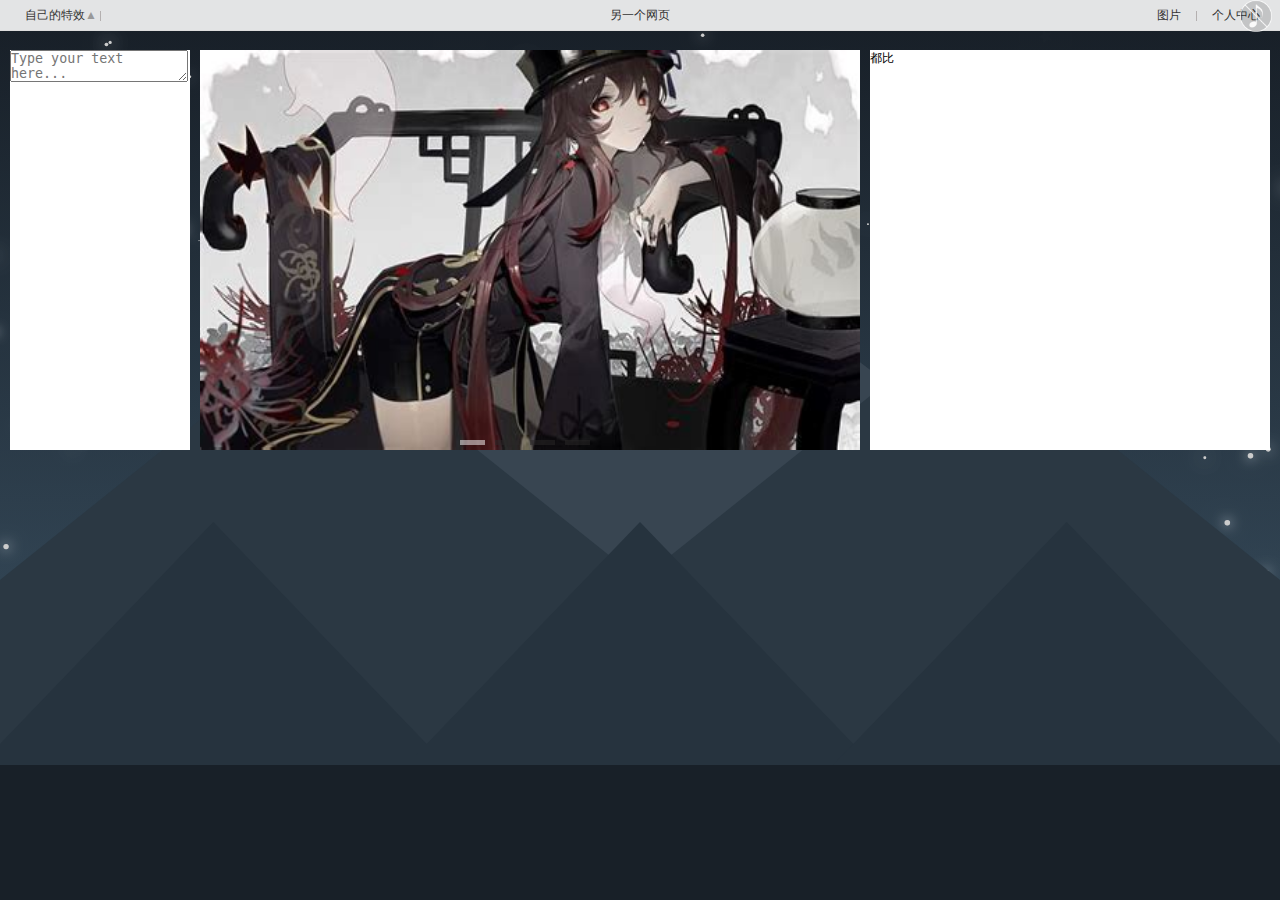
<file: index.html>
<!DOCTYPE html>
<html lang="en">

<head>
    <meta charset="UTF-8">
    <meta name="viewport" content="width=device-width, initial-scale=1.0">
    <title>个人网站</title>
    <!-- 自己的特效里的hover -->
    <link rel="stylesheet" href="./HomePage/HomePageCss/NavigationBar-SpecialEffects.css">
    <link rel="shortcut icon" href="./HomePage/image/R.jpg.ico">
    <!-- 主页 -->
    <link rel="stylesheet" href="./HomePage/HomePageCss/HomePage.css">
    <!-- 时钟 -->
    <link rel="stylesheet" href="./clock/clock.css">
    <!-- 音乐 -->
    <link rel="stylesheet" href="./HomePage/HomePageCss/music.css">
    <script src="./HomePage/HomePageJs/jquery.min.js"></script>
    <script src="./HomePage/HomePageJs/Array.js"></script>
    <!-- 数组 -->
    <script src="./HomePage/HomePageJs/picture.js"></script>
    <style>
        .AutomaticLockingScreen-source {
            width: 1920px;
            position: fixed;
            z-index: 997;

            ul {
                z-index: 999;
            }
        }

        .active {
            display: block !important;
        }

        .p_bb {
            display: none;
        }

        .p_bbb {
            display: block;
        }

        .background-active {
            color: red;
        }

        .ph {
            background-color: red;
            color: white;
        }
    </style>
</head>

<body>
    <!-- 音乐播放器 -->
    <div class="video_exist play_yinfu" id="audio_btn" style="z-index:999999;">
        <div id="yinfu" class="rotate"></div>
        <audio autoplay="autoplay" id="media" src="./HomePage/mp3/1.mp3" loop="loop">
        </audio>
    </div>
    <!-- 自动锁屏 -->
    <!-- 时钟 -->
    <div class="AutomaticLockingScreen">
        <ul class="clock" id="helang-clock">
            <hr>
        </ul>
        <!-- 背景 -->
        <video class="AutomaticLockingScreen-source" autoplay="autoplay" loop="loop" id="video" x-webkit-airplay="true"
            webkit-playsinline="true" muted="">
            <source src="./clock/453a96daecda927a7cb7b284d7ae5e60_preview.mp4" type="video/mp4">
        </video>
    </div>
    <script src="./clock/clock.js"></script>
    <script type="text/javascript">
        $("#helang-clock").clock();
    </script>

    <!-- 个人中心点开的密码 -->
    <div class="cipher">
        <div class="poss">
            <img src="./HomePage/image/photograph/wallhaven-jxwyem.jpg" alt="">
            <div class="EnterPassword">
                <form id="passwordInputForm">
                    <label for="password">密码:</label>
                    <input style="opacity: .5;" type="password" id="password" name="password" required>
                    <button type="submit" style="cursor: pointer; background-color: white;border: 0;">提交</button>
                </form>
                <div id="errorMessage" style="color: red; display: none;">密码不正确，再试一次。</div>
            </div>
            <b id="X">X</b>
        </div>
    </div>
    <div class="box">
        <!-- 导航栏 -->
        <div class="NavigationBar">
            <div class="NavigationBar-center">
                <!-- 左边的 -->
                <ul class="NavigationBar-left">
                    <li class="SpecialEffects">
                        <div class="dd">
                            自己的特效
                            <span class="L-T">
                                <span class="L_T">
                                    <i class="LessThan LessThan2">▲</i>
                                    <i class="LessThan LessThan1">▼</i>
                                </span>
                            </span>
                        </div>
                        <div class="SpecialEffects-div">
                            <div class="cloudflare dt">
                                <a href="./SpecialEffects/cloudflare/index.html">圣诞树</a>
                                <a href="./SpecialEffects/2048/index.html">2048小游戏</a>
                            </div>
                        </div>
                    </li>
                    <li class="spacer"></li>
                </ul>
                <!-- 中间的 -->
                 <div class="NavigationBar_center">
                    <a href="AnotherPage/index.html">另一个网页</a>
                </div>
                <!-- 右边的 -->
                <ul class="NavigationBar-right">
                    <li class="background">
                        <div class="dd">图片</div>
                        <div class="background"></div>
                    </li>
                    <li class="spacer"></li>
                    <li>
                        <div class="dd">
                            <span class="IndividualCenter">个人中心</span>
                        </div>
                    </li>
                </ul>
            </div>
        </div>

        <!-- 导航栏里的图片的内部 -->
        <div class="picture-picture">
            <div class="picture">
                <div class="photograph">
                    <div class="ph_top">
                        <!-- hutao -->
                        <div data-target="#ph_1" class="juglans ph_t ph">胡桃</div>
                        <!-- jiuweihu -->
                        <div data-target="#ph_2" class="nineTailedFox ph_t">九尾狐</div>
                        <!-- dongman -->
                        <div data-target="#ph_3" class="animation ph_t">动漫</div>
                        <!-- gaoxiao -->
                        <div data-target="#ph_4" class="funny ph_t">搞笑</div>
                    </div>
                </div>
                <div class="ph_bottom">
                    <div id="ph_1" class="ph_juglans p_b p_bb p_bbb"></div>
                    <div id="ph_2" class="ph_nineTailedFox p_b p_bb"></div>
                    <div id="ph_3" class="ph_animation p_b p_bb"></div>
                    <div id="ph_4" class="ph_funny p_b p_bb"></div>
                </div>
            </div>
        </div>

        <!-- 轮播图 -->
        <div class="BroadcastMap">
            <div class="BroadcastMap-b-m">
                <div class="BroadcastMap-left BroadcastMap-auto">
                    <div>
                        <textarea id="textArea" placeholder="Type your text here..."></textarea>
                    </div>
                </div>
                <!-- 中间的轮播图 -->
                <div class="BroadcastMap-center">
                    <div class="tupian">
                        <div class="c_center">
                            <ul>
                                <li>
                                    <img src="HomePage/image/Array/10.jpg" alt="">
                                </li>
                                <li>
                                    <img src="HomePage/image/Array/2.jpg" alt="">
                                </li>
                                <li>
                                    <img src="HomePage/image/Array/9.jpg" alt="">
                                </li>
                                <li>
                                    <img src="HomePage/image/Array/11.jpg" alt="">
                                </li>
                            </ul>
                            <span class="right"> &gt; </span>
                            <span class="left"> &lt; </span>
                            <ol></ol>
                        </div>
                    </div>
                </div>
                <div class="BroadcastMap-right BroadcastMap-auto">
                    <div>都比</div>
                </div>
            </div>
        </div>

        <!--  -->
    </div>
</body>

</html>
<!-- 音乐 -->
<script src="./HomePage/HomePageJs/music.js"></script>
<!-- 自动锁屏 -->
<script src="./HomePage/HomePageJs/AutomaticLockingScreen.js"></script>
<!-- 背景 -->
<script src="./HomePage/HomePageJs/background.js"></script>
<!-- 主页 -->
<script src="./HomePage/HomePageJs/HomePage.js"></script>
<!-- <script src="./HomePage/HomePageJs/jquery.min.js"></script> -->
</file>
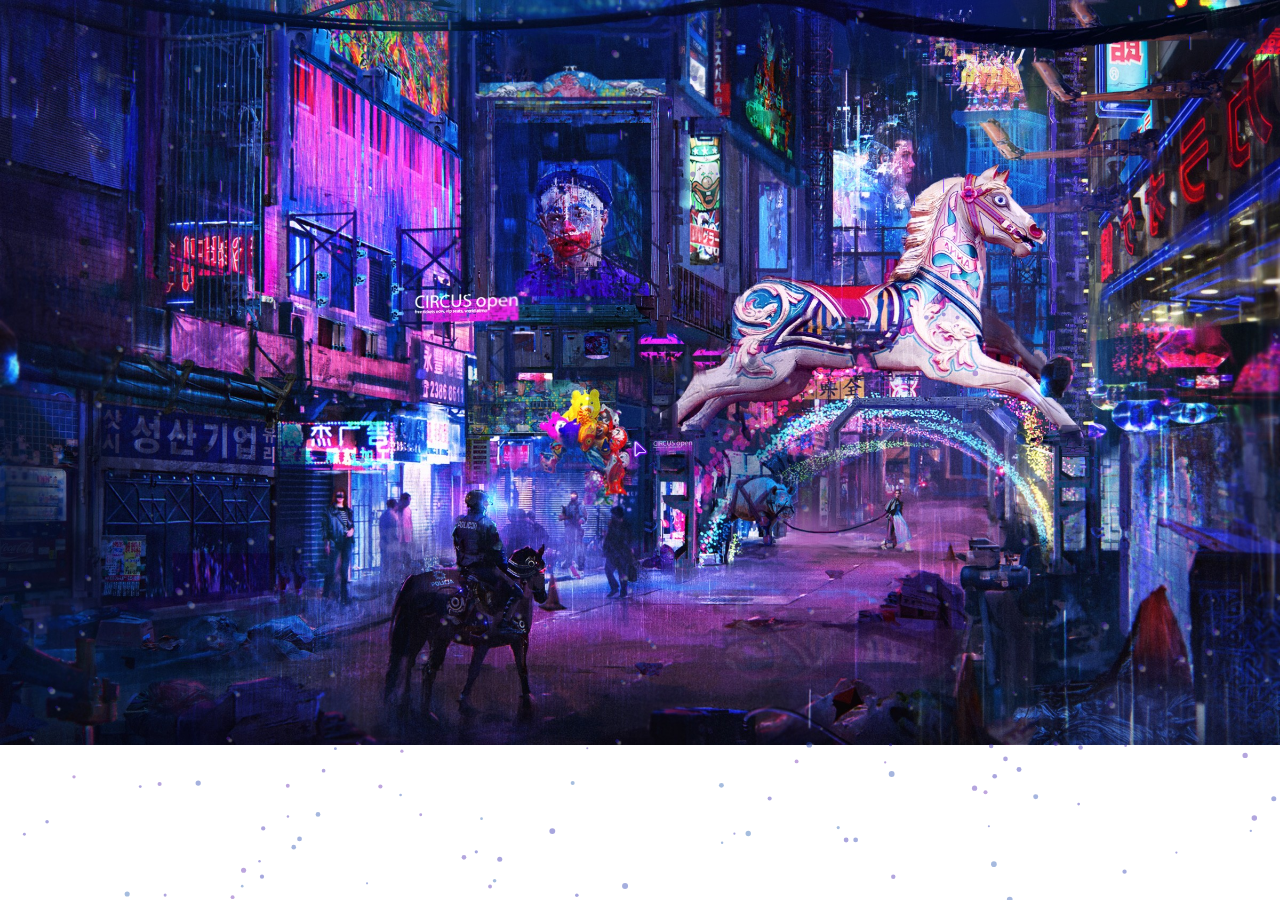
<file: AnotherPage/index.html>
<!DOCTYPE html>
<html lang="en">

<head>
    <meta charset="UTF-8">
    <meta name="viewport" content="width=device-width, initial-scale=1.0">
    <title>另一个网站</title>
    <link rel="stylesheet" href="./AnotherPageCss/AnotherPage.css">
    <script src="../HomePage/HomePageJs/jquery.min.js"></script>
</head>

<body>
    <img src="./AnotherPageImpge/normal_32x32-32.png" class="custom-cursor" alt="">
    <img src="./AnotherPageImpge/link_32x32-32.png" id="cursor-special" class="custom-cursor" alt="">
    <canvas id="combinedCanvas"></canvas>
</body>

</html>
<script src="./AnotherPageJs/AnotherPage.js"></script>
</file>
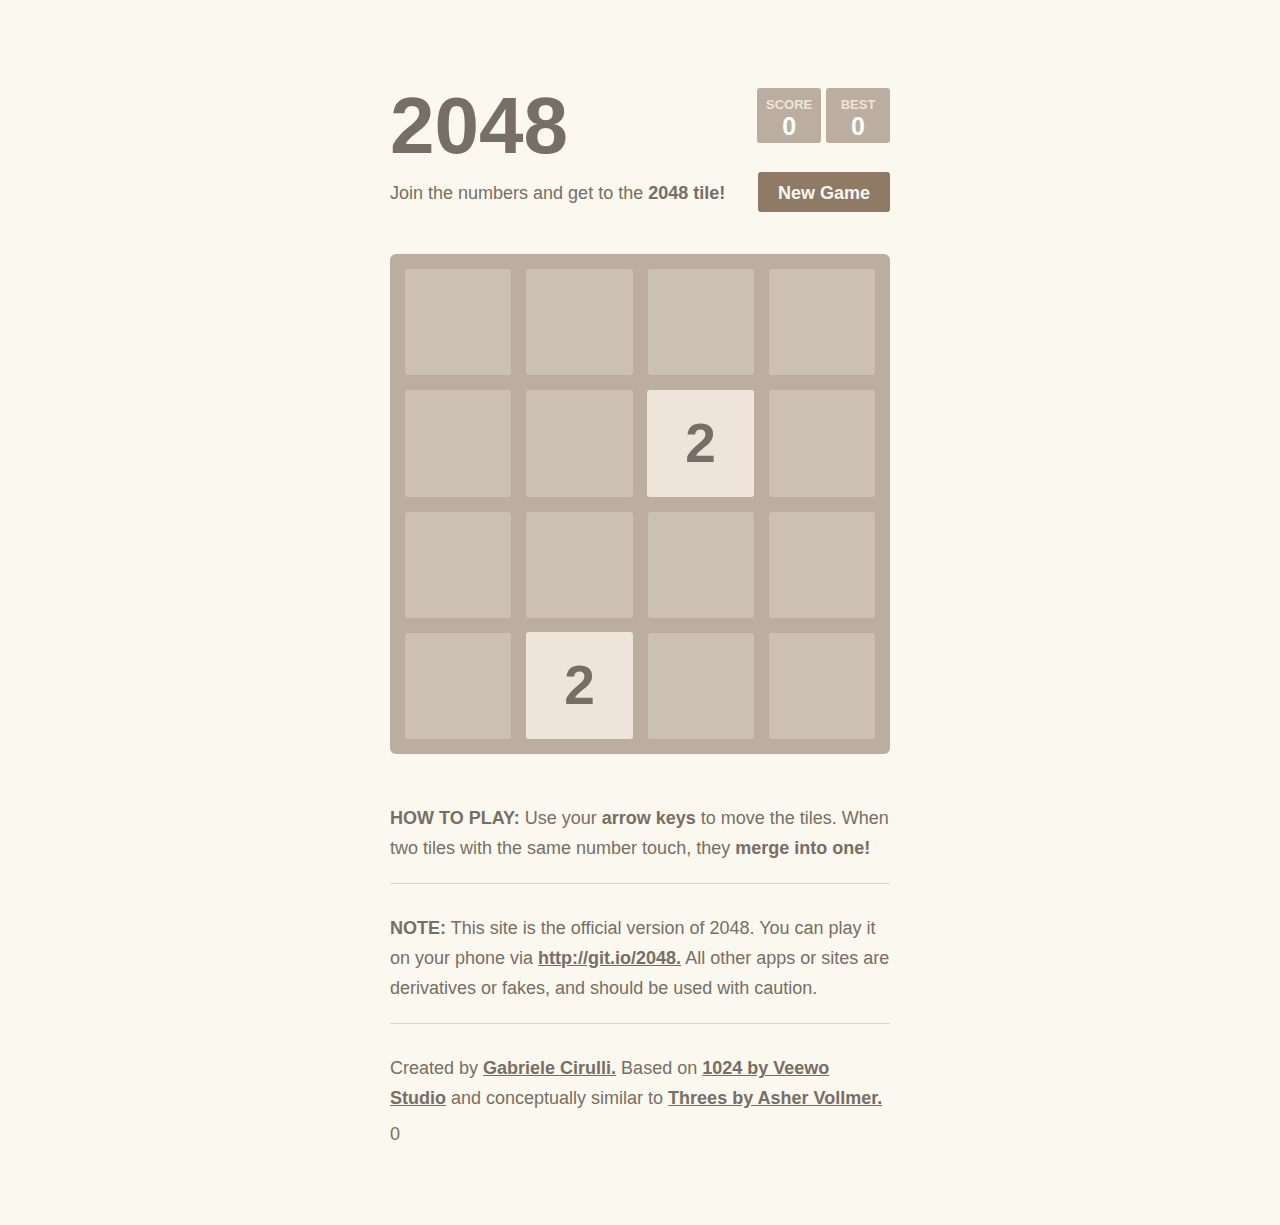
<file: SpecialEffects/2048/index.html>
<!DOCTYPE html>
<html>

<head>
  <meta charset="utf-8">
  <title>2048</title>

  <link href="style/main.css" rel="stylesheet" type="text/css">
  <meta name="viewport"
    content="width=device-width, target-densitydpi=160dpi, initial-scale=1.0, maximum-scale=1, user-scalable=no, minimal-ui">
</head>

<body>
  <div class="container">
    <div class="heading">
      <h1 class="title">2048</h1>
      <div class="scores-container">
        <div class="score-container">0</div>
        <div class="best-container">0</div>
      </div>
    </div>

    <div class="above-game">
      <p class="game-intro">Join the numbers and get to the <strong>2048 tile!</strong></p>
      <a class="restart-button">New Game</a>
    </div>

    <div class="game-container">
      <div class="game-message">
        <p></p>
        <div class="lower">
          <a class="keep-playing-button">Keep going</a>
          <a class="retry-button">Try again</a>
        </div>
      </div>

      <div class="grid-container">
        <div class="grid-row">
          <div class="grid-cell"></div>
          <div class="grid-cell"></div>
          <div class="grid-cell"></div>
          <div class="grid-cell"></div>
        </div>
        <div class="grid-row">
          <div class="grid-cell"></div>
          <div class="grid-cell"></div>
          <div class="grid-cell"></div>
          <div class="grid-cell"></div>
        </div>
        <div class="grid-row">
          <div class="grid-cell"></div>
          <div class="grid-cell"></div>
          <div class="grid-cell"></div>
          <div class="grid-cell"></div>
        </div>
        <div class="grid-row">
          <div class="grid-cell"></div>
          <div class="grid-cell"></div>
          <div class="grid-cell"></div>
          <div class="grid-cell"></div>
        </div>
      </div>

      <div class="tile-container">

      </div>
    </div>

    <p class="game-explanation">
      <strong class="important">How to play:</strong> Use your <strong>arrow keys</strong> to move the tiles. When two
      tiles with the same number touch, they <strong>merge into one!</strong>
    </p>
    <hr>
    <p>
      <strong class="important">Note:</strong> This site is the official version of 2048. You can play it on your phone
      via <a href="http://git.io/2048">http://git.io/2048.</a> All other apps or sites are derivatives or fakes, and
      should be used with caution.
    </p>
    <hr>
    <p>
      Created by <a href="http://gabrielecirulli.com" target="_blank">Gabriele Cirulli.</a> Based on <a
        href="https://itunes.apple.com/us/app/1024!/id823499224" target="_blank">1024 by Veewo Studio</a> and
      conceptually similar to <a href="http://asherv.com/threes/" target="_blank">Threes by Asher Vollmer.</a>
    </p>0
  </div>

  <script src="js/bind_polyfill.js"></script>
  <script src="js/classlist_polyfill.js"></script>
  <script src="js/animframe_polyfill.js"></script>
  <script src="js/keyboard_input_manager.js"></script>
  <script src="js/html_actuator.js"></script>
  <script src="js/grid.js"></script>
  <script src="js/tile.js"></script>
  <script src="js/local_storage_manager.js"></script>
  <script src="js/game_manager.js"></script>
  <script src="js/application.js"></script>
</body>

</html>
</file>
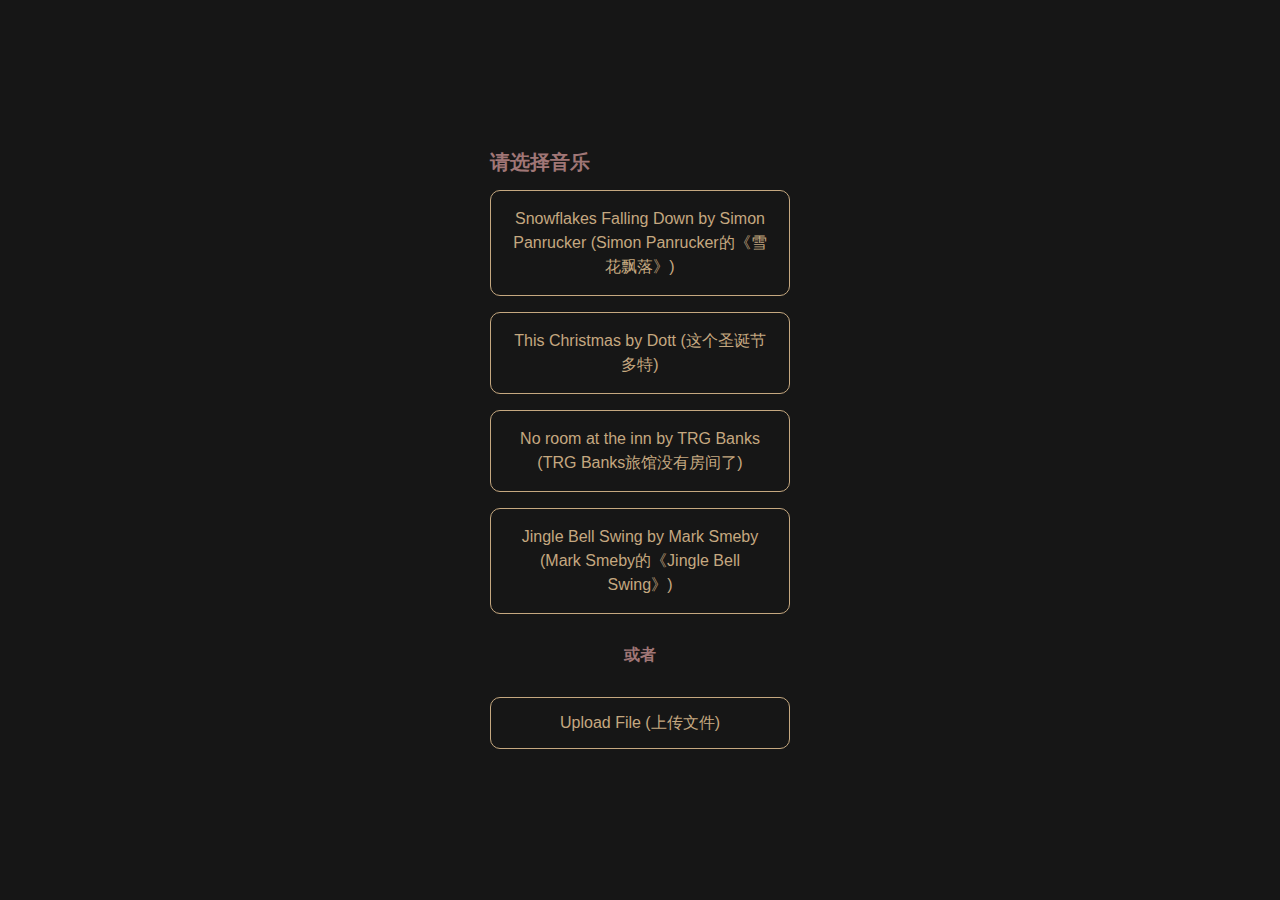
<file: SpecialEffects/cloudflare/index.html>
<!DOCTYPE html>
<html lang="en">
<head>
    <meta charset="UTF-8">
    <link rel="stylesheet" href="./css/cloudflare.css">
    <title></title>
    <style>
        * {
            box-sizing: border-box;
        }
        body {
            margin: 0;
            height: 100vh;
            overflow: hidden;
            display: flex;
            align-items: center;
            justify-content: center;
            background: #161616;
            color: #c5a880;
            font-family: sans-serif;
        }
        label {
            display: inline-block;
            background-color: #161616;
            padding: 16px;
            border-radius: 0.3rem;
            cursor: pointer;
            margin-top: 1rem;
            width: 300px;
            border-radius: 10px;
            border: 1px solid #c5a880;
            text-align: center;
        }
        ul {
            list-style-type: none;
            padding: 0;
            margin: 0;
        }
        .btn {
            background-color: #161616;
            border-radius: 10px;
            color: #c5a880;
            border: 1px solid #c5a880;
            padding: 16px;
            width: 300px;
            margin-bottom: 16px;
            line-height: 1.5;
            cursor: pointer;
        }
        .separator {
            font-weight: bold;
            text-align: center;
            width: 300px;
            margin: 16px 0px;
            color: #a07676;
        }
        .title {
            color: #a07676;
            font-weight: bold;
            font-size: 1.25rem;
            margin-bottom: 16px;
        }
        .text-loading {
            font-size: 2rem;
        }
    </style>
    <script>
        window.console = window.console || function (t) { };
    </script>
    <script>
        if (document.location.search.match(/type=embed/gi)) {
            window.parent.postMessage("resize", "*");
        }
    </script>
</head>
<body translate="no">
    <script src="./js/three.js"></script>
    <script src="./js/EffectComposer.js"></script>
    <script src="./js/RenderPass.js"></script>
    <script src="./js/ShaderPass.js"></script>
    <script src="./js/CopyShader.js"></script>
    <script src="./js/LuminosityHighPassShader.js"></script>
    <script src="./js/UnrealBloomPass.js"></script>
    <div id="overlay">
        <ul>
            <li class="title">请选择音乐</li>
            <li>
                <button class="btn" id="btnA" type="button">
                    Snowflakes Falling Down by Simon Panrucker
                    (Simon Panrucker的《雪花飘落》)
                </button>
            </li>
            <li><button class="btn" id="btnB" type="button">
                This Christmas by Dott
                (这个圣诞节多特)
            </button></li>
            <li><button class="btn" id="btnC" type="button">
                No room at the inn by TRG Banks
                (TRG Banks旅馆没有房间了)
            </button></li>
            <li><button class="btn" id="btnD" type="button">
                Jingle Bell Swing by Mark Smeby
                (Mark Smeby的《Jingle Bell Swing》)
            </button></li>
            <li class="separator">或者</li>
            <li>
                <input type="file" id="upload" hidden />
                <label for="upload">
                    Upload File
                    (上传文件)
                </label>
            </li>
        </ul>
    </div>
    <script id="rendered-js">
        const { PI, sin, cos } = Math;
        const TAU = 2 * PI;
        const map = (value, sMin, sMax, dMin, dMax) => {
            return dMin + (value - sMin) / (sMax - sMin) * (dMax - dMin);
        };
        const range = (n, m = 0) =>
            Array(n).
                fill(m).
                map((i, j) => i + j);
        const rand = (max, min = 0) => min + Math.random() * (max - min);
        const randInt = (max, min = 0) => Math.floor(min + Math.random() * (max - min));
        const randChoise = arr => arr[randInt(arr.length)];
        const polar = (ang, r = 1) => [r * cos(ang), r * sin(ang)];
        let scene, camera, renderer, analyser;
        let step = 0;
        const uniforms = {
            time: { type: "f", value: 0.0 },
            step: { type: "f", value: 0.0 }
        };
        const params = {
            exposure: 1,
            bloomStrength: 0.9,
            bloomThreshold: 0,
            bloomRadius: 0.5
        };
        let composer;
        const fftSize = 2048;
        const totalPoints = 4000;
        const listener = new THREE.AudioListener();
        const audio = new THREE.Audio(listener);
        document.querySelector("input").addEventListener("change", uploadAudio, false);
        const buttons = document.querySelectorAll(".btn");
        buttons.forEach((button, index) =>
            button.addEventListener("click", () => loadAudio(index)));
        function init() {
            const overlay = document.getElementById("overlay");
            overlay.remove();
            scene = new THREE.Scene();
            renderer = new THREE.WebGLRenderer({ antialias: true });
            renderer.setPixelRatio(window.devicePixelRatio);
            renderer.setSize(window.innerWidth, window.innerHeight);
            document.body.appendChild(renderer.domElement);
            camera = new THREE.PerspectiveCamera(
                60,
                window.innerWidth / window.innerHeight,
                1,
                1000);
            camera.position.set(-0.09397456774197047, -2.5597086635726947, 24.420789670889008);
            camera.rotation.set(0.10443543723052419, -0.003827152981119352, 0.0004011488708739715);
            const format = renderer.capabilities.isWebGL2 ?
                THREE.RedFormat :
                THREE.LuminanceFormat;
            uniforms.tAudioData = {
                value: new THREE.DataTexture(analyser.data, fftSize / 2, 1, format)
            };
            addPlane(scene, uniforms, 3000);
            addSnow(scene, uniforms);
            range(10).map(i => {
                addTree(scene, uniforms, totalPoints, [20, 0, -20 * i]);
                addTree(scene, uniforms, totalPoints, [-20, 0, -20 * i]);
            });
            const renderScene = new THREE.RenderPass(scene, camera);
            const bloomPass = new THREE.UnrealBloomPass(
                new THREE.Vector2(window.innerWidth, window.innerHeight),
                1.5,
                0.4,
                0.85);
            bloomPass.threshold = params.bloomThreshold;
            bloomPass.strength = params.bloomStrength;
            bloomPass.radius = params.bloomRadius;
            composer = new THREE.EffectComposer(renderer);
            composer.addPass(renderScene);
            composer.addPass(bloomPass);
            addListners(camera, renderer, composer);
            animate();
        }
        function animate(time) {
            analyser.getFrequencyData();
            uniforms.tAudioData.value.needsUpdate = true;
            step = (step + 1) % 1000;
            uniforms.time.value = time;
            uniforms.step.value = step;
            composer.render();
            requestAnimationFrame(animate);
        }
        function loadAudio(i) {
            document.getElementById("overlay").innerHTML =
                '<div class="text-loading">正在下载音乐，请稍等...</div>';
            const files = [
                "https://files.freemusicarchive.org/storage-freemusicarchive-org/music/no_curator/Simon_Panrucker/Happy_Christmas_You_Guys/Simon_Panrucker_-_01_-_Snowflakes_Falling_Down.mp3",
                "https://files.freemusicarchive.org/storage-freemusicarchive-org/music/no_curator/Dott/This_Christmas/Dott_-_01_-_This_Christmas.mp3",
                "https://files.freemusicarchive.org/storage-freemusicarchive-org/music/ccCommunity/TRG_Banks/TRG_Banks_Christmas_Album/TRG_Banks_-_12_-_No_room_at_the_inn.mp3",
                "https://files.freemusicarchive.org/storage-freemusicarchive-org/music/ccCommunity/Mark_Smeby/En_attendant_Nol/Mark_Smeby_-_07_-_Jingle_Bell_Swing.mp3"];
            const file = files[i];
            const loader = new THREE.AudioLoader();
            loader.load(file, function (buffer) {
                audio.setBuffer(buffer);
                audio.play();
                analyser = new THREE.AudioAnalyser(audio, fftSize);
                init();
            });
        }
        function uploadAudio(event) {
            document.getElementById("overlay").innerHTML =
                '<div class="text-loading">请稍等...</div>';
            const files = event.target.files;
            const reader = new FileReader();
            reader.onload = function (file) {
                var arrayBuffer = file.target.result;
                listener.context.decodeAudioData(arrayBuffer, function (audioBuffer) {
                    audio.setBuffer(audioBuffer);
                    audio.play();
                    analyser = new THREE.AudioAnalyser(audio, fftSize);
                    init();
                });
            };
            reader.readAsArrayBuffer(files[0]);
        }
        function addTree(scene, uniforms, totalPoints, treePosition) {
            const vertexShader = `
      attribute float mIndex;
      varying vec3 vColor;
      varying float opacity;
      uniform sampler2D tAudioData;
      float norm(float value, float min, float max ){
       return (value - min) / (max - min);
      }
      float lerp(float norm, float min, float max){
       return (max - min) * norm + min;
      }
      float map(float value, float sourceMin, float sourceMax, float destMin, float destMax){
       return lerp(norm(value, sourceMin, sourceMax), destMin, destMax);
      }
      void main() {
       vColor = color;
       vec3 p = position;
       vec4 mvPosition = modelViewMatrix * vec4( p, 1.0 );
       float amplitude = texture2D( tAudioData, vec2( mIndex, 0.1 ) ).r;
       float amplitudeClamped = clamp(amplitude-0.4,0.0, 0.6 );
       float sizeMapped = map(amplitudeClamped, 0.0, 0.6, 1.0, 20.0);
       opacity = map(mvPosition.z , -200.0, 15.0, 0.0, 1.0);
       gl_PointSize = sizeMapped * ( 100.0 / -mvPosition.z );
       gl_Position = projectionMatrix * mvPosition;
      }
      `;
            const fragmentShader = `
      varying vec3 vColor;
      varying float opacity;
      uniform sampler2D pointTexture;
      void main() {
       gl_FragColor = vec4( vColor, opacity );
       gl_FragColor = gl_FragColor * texture2D( pointTexture, gl_PointCoord ); 
      }
      `;
            const shaderMaterial = new THREE.ShaderMaterial({
                uniforms: {
                    ...uniforms,
                    pointTexture: {
                        value: new THREE.TextureLoader().load(`https://assets.codepen.io/3685267/spark1.png`)
                    }
                },
                vertexShader,
                fragmentShader,
                blending: THREE.AdditiveBlending,
                depthTest: false,
                transparent: true,
                vertexColors: true
            });
            const geometry = new THREE.BufferGeometry();
            const positions = [];
            const colors = [];
            const sizes = [];
            const phases = [];
            const mIndexs = [];
            const color = new THREE.Color();
            for (let i = 0; i < totalPoints; i++) {
                const t = Math.random();
                const y = map(t, 0, 1, -8, 10);
                const ang = map(t, 0, 1, 0, 6 * TAU) + TAU / 2 * (i % 2);
                const [z, x] = polar(ang, map(t, 0, 1, 5, 0));
                const modifier = map(t, 0, 1, 1, 0);
                positions.push(x + rand(-0.3 * modifier, 0.3 * modifier));
                positions.push(y + rand(-0.3 * modifier, 0.3 * modifier));
                positions.push(z + rand(-0.3 * modifier, 0.3 * modifier));
                color.setHSL(map(i, 0, totalPoints, 1.0, 0.0), 1.0, 0.5);
                colors.push(color.r, color.g, color.b);
                phases.push(rand(1000));
                sizes.push(1);
                const mIndex = map(i, 0, totalPoints, 1.0, 0.0);
                mIndexs.push(mIndex);
            }
            geometry.setAttribute(
                "position",
                new THREE.Float32BufferAttribute(positions, 3).setUsage(
                    THREE.DynamicDrawUsage));
            geometry.setAttribute("color", new THREE.Float32BufferAttribute(colors, 3));
            geometry.setAttribute("size", new THREE.Float32BufferAttribute(sizes, 1));
            geometry.setAttribute("phase", new THREE.Float32BufferAttribute(phases, 1));
            geometry.setAttribute("mIndex", new THREE.Float32BufferAttribute(mIndexs, 1));
            const tree = new THREE.Points(geometry, shaderMaterial);
            const [px, py, pz] = treePosition;
            tree.position.x = px;
            tree.position.y = py;
            tree.position.z = pz;
            scene.add(tree);
        }
        function addSnow(scene, uniforms) {
            const vertexShader = `
      attribute float size;
      attribute float phase;
      attribute float phaseSecondary;
      varying vec3 vColor;
      varying float opacity;
      uniform float time;
      uniform float step;
      float norm(float value, float min, float max ){
       return (value - min) / (max - min);
      }
      float lerp(float norm, float min, float max){
       return (max - min) * norm + min;
      }
      float map(float value, float sourceMin, float sourceMax, float destMin, float destMax){
       return lerp(norm(value, sourceMin, sourceMax), destMin, destMax);
      }
      void main() {
       float t = time* 0.0006;
       vColor = color;
       vec3 p = position;
       p.y = map(mod(phase+step, 1000.0), 0.0, 1000.0, 25.0, -8.0);
       p.x += sin(t+phase);
       p.z += sin(t+phaseSecondary);
       opacity = map(p.z, -150.0, 15.0, 0.0, 1.0);
       vec4 mvPosition = modelViewMatrix * vec4( p, 1.0 );
       gl_PointSize = size * ( 100.0 / -mvPosition.z );
       gl_Position = projectionMatrix * mvPosition;
      }
      `;
            const fragmentShader = `
      uniform sampler2D pointTexture;
      varying vec3 vColor;
      varying float opacity;
      void main() {
       gl_FragColor = vec4( vColor, opacity );
       gl_FragColor = gl_FragColor * texture2D( pointTexture, gl_PointCoord ); 
      }
      `;
            function createSnowSet(sprite) {
                const totalPoints = 300;
                const shaderMaterial = new THREE.ShaderMaterial({
                    uniforms: {
                        ...uniforms,
                        pointTexture: {
                            value: new THREE.TextureLoader().load(sprite)
                        }
                    },
                    vertexShader,
                    fragmentShader,
                    blending: THREE.AdditiveBlending,
                    depthTest: false,
                    transparent: true,
                    vertexColors: true
                });
                const geometry = new THREE.BufferGeometry();
                const positions = [];
                const colors = [];
                const sizes = [];
                const phases = [];
                const phaseSecondaries = [];
                const color = new THREE.Color();
                for (let i = 0; i < totalPoints; i++) {
                    const [x, y, z] = [rand(25, -25), 0, rand(15, -150)];
                    positions.push(x);
                    positions.push(y);
                    positions.push(z);
                    color.set(randChoise(["#f1d4d4", "#f1f6f9", "#eeeeee", "#f1f1e8"]));
                    colors.push(color.r, color.g, color.b);
                    phases.push(rand(1000));
                    phaseSecondaries.push(rand(1000));
                    sizes.push(rand(4, 2));
                }
                geometry.setAttribute(
                    "position",
                    new THREE.Float32BufferAttribute(positions, 3));
                geometry.setAttribute("color", new THREE.Float32BufferAttribute(colors, 3));
                geometry.setAttribute("size", new THREE.Float32BufferAttribute(sizes, 1));
                geometry.setAttribute("phase", new THREE.Float32BufferAttribute(phases, 1));
                geometry.setAttribute(
                    "phaseSecondary",
                    new THREE.Float32BufferAttribute(phaseSecondaries, 1));
                const mesh = new THREE.Points(geometry, shaderMaterial);
                scene.add(mesh);
            }
            const sprites = [
                "https://assets.codepen.io/3685267/snowflake1.png",
                "https://assets.codepen.io/3685267/snowflake2.png",
                "https://assets.codepen.io/3685267/snowflake3.png",
                "https://assets.codepen.io/3685267/snowflake4.png",
                "https://assets.codepen.io/3685267/snowflake5.png"];
            sprites.forEach(sprite => {
                createSnowSet(sprite);
            });
        }
        function addPlane(scene, uniforms, totalPoints) {
            const vertexShader = `
      attribute float size;
      attribute vec3 customColor;
      varying vec3 vColor;
      void main() {
       vColor = customColor;
       vec4 mvPosition = modelViewMatrix * vec4( position, 1.0 );
       gl_PointSize = size * ( 300.0 / -mvPosition.z );
       gl_Position = projectionMatrix * mvPosition;
      }
      `;
            const fragmentShader = `
      uniform vec3 color;
      uniform sampler2D pointTexture;
      varying vec3 vColor;
      void main() {
       gl_FragColor = vec4( vColor, 1.0 );
       gl_FragColor = gl_FragColor * texture2D( pointTexture, gl_PointCoord );
      }
      `;
            const shaderMaterial = new THREE.ShaderMaterial({
                uniforms: {
                    ...uniforms,
                    pointTexture: {
                        value: new THREE.TextureLoader().load(`https://assets.codepen.io/3685267/spark1.png`)
                    }
                },
                vertexShader,
                fragmentShader,
                blending: THREE.AdditiveBlending,
                depthTest: false,
                transparent: true,
                vertexColors: true
            });
            const geometry = new THREE.BufferGeometry();
            const positions = [];
            const colors = [];
            const sizes = [];
            const color = new THREE.Color();
            for (let i = 0; i < totalPoints; i++) {
                const [x, y, z] = [rand(-25, 25), 0, rand(-150, 15)];
                positions.push(x);
                positions.push(y);
                positions.push(z);
                color.set(randChoise(["#93abd3", "#f2f4c0", "#9ddfd3"]));
                colors.push(color.r, color.g, color.b);
                sizes.push(1);
            }
            geometry.setAttribute(
                "position",
                new THREE.Float32BufferAttribute(positions, 3).setUsage(
                    THREE.DynamicDrawUsage));
            geometry.setAttribute(
                "customColor",
                new THREE.Float32BufferAttribute(colors, 3));
            geometry.setAttribute("size", new THREE.Float32BufferAttribute(sizes, 1));
            const plane = new THREE.Points(geometry, shaderMaterial);
            plane.position.y = -8;
            scene.add(plane);
        }
        function addListners(camera, renderer, composer) {
            document.addEventListener("keydown", e => {
                const { x, y, z } = camera.position;
                console.log(`camera.position.set(${x},${y},${z})`);
                const { x: a, y: b, z: c } = camera.rotation;
                console.log(`camera.rotation.set(${a},${b},${c})`);
            });
            window.addEventListener(
                "resize",
                () => {
                    const width = window.innerWidth;
                    const height = window.innerHeight;

                    camera.aspect = width / height;
                    camera.updateProjectionMatrix();

                    renderer.setSize(width, height);
                    composer.setSize(width, height);
                },
                false);
        }
    </script>
</body>
</html>
</file>
<file: HomePage/HomePageCss/NavigationBar-SpecialEffects.css>
/* 自己的特效里的hover */
/* 自己写的特效 */
.SpecialEffects {
    position: relative;
}

.SpecialEffects:hover .SpecialEffects-div {
    display: block;
}

.SpecialEffects-div {
    border: 1px solid #ccc;
    background-color: #fff;
    box-shadow: 1px 2px 1px rgba(0, 0, 0, .1);
    height: 200px;
    width: 200px;
    display: none;

    .dt {
        display: flex;
        flex-wrap: wrap;
        a{
            margin-left: 5px;
            margin-right: 5px;
            text-align: center;
            color: #666;
        }
    }
}

.dt:hover {
    color: red;
}

.NavigationBar-left li:hover .LessThan2 {
    display: none;
}

.NavigationBar-left li:hover .LessThan1 {
    display: block;
}

/* 箭头符号 */
.L_T {
    .LessThan:hover {
        color: #999;
    }
}
</file>
<file: HomePage/HomePageCss/HomePage.css>
* {
    margin: 0;
    padding: 0;
}

body {
    width: 100%;
}

li {
    list-style: none;
}

a {
    text-decoration: none;
}

a:hover {
    text-decoration: none;
}

.clearfix::after {
    content: " ";
    display: block;
    clear: both;
}

.box {
    width: 100%;
    font-size: 12px;
}

/* 箭头标志 */
.L_T {
    position: absolute;

    .LessThan {
        color: #999;
    }

    .LessThan1 {
        display: none;
    }
}

/* 个人中心点开的密码页面 */
.cipher {
    position: fixed;
    top: 0;
    left: 0;
    width: 100%;
    height: 100%;
    background-color: rgba(17, 17, 17, 0.75);
    z-index: 20;
    justify-content: center;
    align-items: center;
    display: none;

    .EnterPassword {
        width: 244px;
        margin-top: center;
        text-align: center;
        position: absolute;
        top: 63px;
        left: 22px;
    }

    .poss {
        width: 311px;
        height: 192px;
        background-color: white;
        position: relative;

        img {
            width: 100%;
            height: 100%;
        }
    }

    b {
        position: absolute;
        position: absolute;
        float: right;
        right: 7px;
    }

    b:hover {
        color: red;
        transition: color .7s ease;
        cursor: pointer;
    }
}

/* 导航栏 */
.NavigationBar {
    border-bottom: 1px solid #ddd;
    background-color: #e3e4e5;
    width: 100%;
    position: fixed;
    z-index: 1;

    .NavigationBar-center {
        width: 1260px;
        margin: 0 auto;
        height: 30px;
        line-height: 30px;
        color: #333;
        position: relative;
    }

    .NavigationBar-left {
        height: 30px;
        float: left;
    }

    .NavigationBar-left li {
        float: left;
        margin-left: 15px;
    }

    .NavigationBar_center {
        width: 60px;
        position: absolute;
        left: 600px;
        a{
            color: #333;
        }
    }

    .NavigationBar-right {
        float: right;
        height: 30px;
    }

    .NavigationBar-right li {
        float: left;
        margin-left: 5px;
        margin-right: 10px;
    }
}

.NavigationBar li a {
    color: #333;
}

.NavigationBar a:hover,
.NavigationBar li:hover .dd {
    color: red;
    cursor: pointer;
}

.NavigationBar .spacer {
    overflow: hidden;
    margin: 11px 5px 0;
    width: 1px;
    height: 10px;
    background-color: #b4b0b0;
}

/* 轮播图 */
.BroadcastMap {
    height: 400px;
    padding-top: 50px;

    .BroadcastMap-b-m {
        width: 1260px;
        height: 400px;
        margin: 0 auto;
    }

    .BroadcastMap-auto::-webkit-scrollbar {
        width: 5px;
    }

    .BroadcastMap-auto::-webkit-scrollbar-track {
        background-color: #777;
    }

    .BroadcastMap-auto::-webkit-scrollbar-thumb {
        background-color: #333;
    }

    /* 轮播图左边的 */
    .BroadcastMap-left {
        background-color: white;
        float: left;
        width: 180px;
        margin-right: 10px;
        height: 400px;
        overflow: auto;
    }

    /* 设置整个轮播图布局 */
    .BroadcastMap-center {
        height: 400px;
        width: 660px;
        float: left;
        margin-right: 10px;

        /* 轮郭图 */
        .tupian {
            height: 400px;
            width: 660px;
            position: relative;
        }

        .c_center {
            position: absolute;
            height: 400px;
            width: 660px;
            left: 50%;
            transform: translateX(-50%);
        }

        .c_center img {
            height: 400px;
            width: 660px;
        }

        .c_center ul li {
            position: absolute;
            top: 0;
            left: 0;
            opacity: 0;
            transition: 1s;
        }

        .c_center ul li:first-child {
            opacity: 1;
        }

        .c_center span {
            width: 20px;
            height: 40px;
            font-size: 25px;
            line-height: 40px;
            display: block;
            position: absolute;
            color: black;
            background-color: #ccc;
            opacity: .5;
            text-align: center;
            top: 50%;
            transform: translateY(-50%);
            cursor: pointer;
            display: none;
        }

        .c_center .right {
            right: 0;
        }

        .c_center .left {
            left: 0;
        }

        .c_center ol {
            position: absolute;
            left: 50%;
            transform: translateX(-50%);
            bottom: 5px;
        }

        .c_center .current {
            float: left;
            display: block;
            width: 25px;
            height: 5px;
            background-color: rgb(41, 39, 39);
            margin-right: 10px;
            opacity: 0.5;
        }

        .c_center .white {
            background-color: #fff;
        }
    }

    /* 轮播图右边的 */
    .BroadcastMap-right {
        background-color: white;
        width: 400px;
        height: 400px;
        float: right;
        overflow: auto;
    }
}

/* 导航栏的图片 */
.picture-picture {
    position: relative;
    display: none;

    .picture {
        position: absolute;
        left: 199px;
        top: 30px;
        width: 1260px;
        z-index: 10;
        background-color: white;

        .photograph {
            width: 1260px;

            .ph_top {
                font-size: 20.0003px;
                color: black;
                display: flex;
                height: 65.0003px;
                justify-content: space-around;

                div {
                    position: relative;
                    top: 9.9997px;
                    width: 80.0003px;
                    line-height: 39.9998px;
                    text-align: center;
                    height: 39.9998px;
                    border: 2.0002px solid red;
                }

                div:hover {
                    background-color: red;
                    color: white;
                }
            }
        }

        .ph_bottom {
            width: 1260px;
            height: 650px;
            overflow-x: auto;

            .p_b {
                /* 设置列数 */
                column-count: 6;
                /* 设置列间距 */
                column-gap: 10px;
                padding: 10px;

                .item {
                    margin-bottom: 5px;
                    break-inside: avoid;

                    /* 防止元素在列中断开 */
                    img {
                        width: 100%;
                        height: 100%;
                    }
                }
            }
        }

        /* 导航栏 */
        .ph_bottom::-webkit-scrollbar {
            width: 3px;
        }

        .ph_bottom::-webkit-scrollbar-track {
            background: #0b0b0b3f;
        }

        .ph_bottom::-webkit-scrollbar-thumb {
            background: red;
        }

        .ph_bottom::-webkit-scrollbar-thumb:hover {
            background: #eb0909;
        }
    }
}
</file>
<file: clock/clock.css>
.clock{
    list-style: none;
    color: white;
    font-size: 14px;
    margin: auto;
    padding: 0;
    width: 700px;
    height: 700px;
    position: fixed;
    top: 0;
    right: 0;
    bottom: 0;
    left: 0;
    line-height: 20px;
    user-select: none;
    z-index: 999;
}
 
.clock .date{
    position: absolute;
    z-index: 1;
    width: 100%;
    height: 20px;
    text-align: center;
    top: 340px;
    left: 0;
}
.clock .hour{
    position: absolute;
    z-index: 3;
    width: 360px;
    height: 20px;
    top: 340px;
    left: 170px;
    transition: transform 0.3s ease-in-out 0s;
    transform:rotate(0deg);
}
.clock .hour>div{
    position: absolute;
    width: 100%;
    right: 0;
    top: 0;
    transition: transform 1s ease-in-out 0s;
    transform:rotate(0deg);
}
.clock .hour>div>div{
    float: right;
    width: 60px;
    text-align: right;
}
 
.clock .minute{
    position: absolute;
    z-index: 4;
    width: 520px;
    height: 20px;
    top: 340px;
    left: 90px;
}
.clock .sec{
    position: absolute;
    z-index: 5;
    width: 680px;
    height: 20px;
    top: 340px;
    left: 10px;
}
 
.clock>hr{
    height: 0;
    width: 0%;
    position: absolute;
    z-index: 1;
    border: #ffffff solid 0;
    border-bottom-width: 1px;
    margin: 10px 0 0 0;
    left: 50%;
    top: 50%;
    transition: width 0.3s ease-in-out 0s;
    overflow: visible;
}
.clock>hr.active:before{
    content: '';
    display: block;
    width: 5px;
    height: 5px;
    border-radius: 50%;
    background-color: yellow;
    top: -2px;
    left: 0;
    position: absolute;
}
</file>
<file: HomePage/HomePageCss/music.css>
#audio_btn {
    position: fixed;
    right: 8px;
    top: 0;
    z-index: 200;
    display: block;
    width: 32px;
    height: 32px;
    background-repeat: no-repeat;
    cursor: pointer;
}

.play_yinfu {
    position: fixed;
    right: 10px;
    float: right;
    top: 1px;
    width: 30px;
    height: 30px;
    background-image: url("../image/music/music.gif");
    background-repeat: no-repeat;
    background-position: center center;
    background-size: 60px 60px;
}

.rotate {
    position: fixed;
    right: 10px;
    float: right;
    top: 1px;
    width: 30px;
    height: 30px;
    background-size: 100% 100%;
    background-image: url("../image/music/music_off.png");
    -webkit-animation: rotating 1.2s linear infinite;
    -moz-animation: rotating 1.2s linear infinite;
    -o-animation: rotating 1.2s linear infinite;
    animation: rotating 1.2s linear infinite;
}


@-webkit-keyframes rotating {
    from {
        -webkit-transform: rotate(0deg);
    }

    to {
        -webkit-transform: rotate(360deg);
    }
}

@keyframes rotating {
    from {
        transform: rotate(0deg);
    }

    to {
        transform: rotate(360deg);
    }
}

@-moz-keyframes rotating {
    from {
        -moz-transform: rotate(0deg);
    }

    to {
        -moz-transform: rotate(360deg);
    }
}

.off {
    position: fixed;
    right: 10px;
    float: right;
    top: 1px;
    background-size: 100% 100%;
    background-image: url("../image/music/music_no.png");
    background-repeat: no-repeat;
    background-position: center center;
}
</file>
<file: AnotherPage/AnotherPageCss/AnotherPage.css>
body,
html {
    margin: 0;
    padding: 0;
    overflow: hidden;
}

body {
    background: url('../AnotherPageImpge/20200722113343_4893c.jpeg');
    background-repeat: no-repeat;
    background-size: 100%;
    display: flex;
    justify-content: center;
    align-items: center;
}
.custom-cursor {
    position: absolute;
    pointer-events: none;
    width: 20px;
    height: 20px;
    z-index: 10000;
  }
  @keyframes hover-glow {
    0% {
      transform: scale(1);
      filter: brightness(100%);
    }
    50% {
      transform: scale(1.2);
      filter: brightness(150%);
    }
    100% {
      transform: scale(1);
      filter: brightness(100%);
    }
  }
  .hover-effect {
    animation: hover-glow 1s ease-in-out infinite;
  };
/* canvas */
#combinedCanvas {
    display: block;
    width: 100vw;
    height: 100vh;
}
</file>
<file: SpecialEffects/2048/style/main.css>
html,
body {
  margin: 0;
  padding: 0;
  background: #faf8ef;
  color: #776e65;
  font-family: "Helvetica Neue", Arial, sans-serif;
  font-size: 18px;
}

body {
  margin: 80px 0;
}

.heading:after {
  content: "";
  display: block;
  clear: both;
}

h1.title {
  font-size: 80px;
  font-weight: bold;
  margin: 0;
  display: block;
  float: left;
}

@-webkit-keyframes move-up {
  0% {
    top: 25px;
    opacity: 1;
  }

  100% {
    top: -50px;
    opacity: 0;
  }
}

@-moz-keyframes move-up {
  0% {
    top: 25px;
    opacity: 1;
  }

  100% {
    top: -50px;
    opacity: 0;
  }
}

@keyframes move-up {
  0% {
    top: 25px;
    opacity: 1;
  }

  100% {
    top: -50px;
    opacity: 0;
  }
}

.scores-container {
  float: right;
  text-align: right;
}

.score-container,
.best-container {
  position: relative;
  display: inline-block;
  background: #bbada0;
  padding: 15px 25px;
  font-size: 25px;
  height: 25px;
  line-height: 47px;
  font-weight: bold;
  border-radius: 3px;
  color: white;
  margin-top: 8px;
  text-align: center;
}

.score-container:after,
.best-container:after {
  position: absolute;
  width: 100%;
  top: 10px;
  left: 0;
  text-transform: uppercase;
  font-size: 13px;
  line-height: 13px;
  text-align: center;
  color: #eee4da;
}

.score-container .score-addition,
.best-container .score-addition {
  position: absolute;
  right: 30px;
  color: red;
  font-size: 25px;
  line-height: 25px;
  font-weight: bold;
  color: rgba(119, 110, 101, 0.9);
  z-index: 100;
  -webkit-animation: move-up 600ms ease-in;
  -moz-animation: move-up 600ms ease-in;
  animation: move-up 600ms ease-in;
  -webkit-animation-fill-mode: both;
  -moz-animation-fill-mode: both;
  animation-fill-mode: both;
}

.score-container:after {
  content: "Score";
}

.best-container:after {
  content: "Best";
}

p {
  margin-top: 0;
  margin-bottom: 10px;
  line-height: 1.65;
}

a {
  color: #776e65;
  font-weight: bold;
  text-decoration: underline;
  cursor: pointer;
}

strong.important {
  text-transform: uppercase;
}

hr {
  border: none;
  border-bottom: 1px solid #d8d4d0;
  margin-top: 20px;
  margin-bottom: 30px;
}

.container {
  width: 500px;
  margin: 0 auto;
}

@-webkit-keyframes fade-in {
  0% {
    opacity: 0;
  }

  100% {
    opacity: 1;
  }
}

@-moz-keyframes fade-in {
  0% {
    opacity: 0;
  }

  100% {
    opacity: 1;
  }
}

@keyframes fade-in {
  0% {
    opacity: 0;
  }

  100% {
    opacity: 1;
  }
}

.game-container {
  margin-top: 40px;
  position: relative;
  padding: 15px;
  cursor: default;
  -webkit-touch-callout: none;
  -ms-touch-callout: none;
  -webkit-user-select: none;
  -moz-user-select: none;
  -ms-user-select: none;
  user-select:none;
  -ms-touch-action: none;
  touch-action: none;
  background: #bbada0;
  border-radius: 6px;
  width: 500px;
  height: 500px;
  -webkit-box-sizing: border-box;
  -moz-box-sizing: border-box;
  box-sizing: border-box;
}

.game-container .game-message {
  display: none;
  position: absolute;
  top: 0;
  right: 0;
  bottom: 0;
  left: 0;
  background: rgba(238, 228, 218, 0.5);
  z-index: 100;
  text-align: center;
  -webkit-animation: fade-in 800ms ease 1200ms;
  -moz-animation: fade-in 800ms ease 1200ms;
  animation: fade-in 800ms ease 1200ms;
  -webkit-animation-fill-mode: both;
  -moz-animation-fill-mode: both;
  animation-fill-mode: both;
}

.game-container .game-message p {
  font-size: 60px;
  font-weight: bold;
  height: 60px;
  line-height: 60px;
  margin-top: 222px;
}

.game-container .game-message .lower {
  display: block;
  margin-top: 59px;
}

.game-container .game-message a {
  display: inline-block;
  background: #8f7a66;
  border-radius: 3px;
  padding: 0 20px;
  text-decoration: none;
  color: #f9f6f2;
  height: 40px;
  line-height: 42px;
  margin-left: 9px;
}

.game-container .game-message a.keep-playing-button {
  display: none;
}

.game-container .game-message.game-won {
  background: rgba(237, 194, 46, 0.5);
  color: #f9f6f2;
}

.game-container .game-message.game-won a.keep-playing-button {
  display: inline-block;
}

.game-container .game-message.game-won,
.game-container .game-message.game-over {
  display: block;
}

.grid-container {
  position: absolute;
  z-index: 1;
}

.grid-row {
  margin-bottom: 15px;
}

.grid-row:last-child {
  margin-bottom: 0;
}

.grid-row:after {
  content: "";
  display: block;
  clear: both;
}

.grid-cell {
  width: 106.25px;
  height: 106.25px;
  margin-right: 15px;
  float: left;
  border-radius: 3px;
  background: rgba(238, 228, 218, 0.35);
}

.grid-cell:last-child {
  margin-right: 0;
}

.tile-container {
  position: absolute;
  z-index: 2;
}

.tile,
.tile .tile-inner {
  width: 107px;
  height: 107px;
  line-height: 107px;
}

.tile.tile-position-1-1 {
  -webkit-transform: translate(0px, 0px);
  -moz-transform: translate(0px, 0px);
  -ms-transform: translate(0px, 0px);
  transform: translate(0px, 0px);
}

.tile.tile-position-1-2 {
  -webkit-transform: translate(0px, 121px);
  -moz-transform: translate(0px, 121px);
  -ms-transform: translate(0px, 121px);
  transform: translate(0px, 121px);
}

.tile.tile-position-1-3 {
  -webkit-transform: translate(0px, 242px);
  -moz-transform: translate(0px, 242px);
  -ms-transform: translate(0px, 242px);
  transform: translate(0px, 242px);
}

.tile.tile-position-1-4 {
  -webkit-transform: translate(0px, 363px);
  -moz-transform: translate(0px, 363px);
  -ms-transform: translate(0px, 363px);
  transform: translate(0px, 363px);
}

.tile.tile-position-2-1 {
  -webkit-transform: translate(121px, 0px);
  -moz-transform: translate(121px, 0px);
  -ms-transform: translate(121px, 0px);
  transform: translate(121px, 0px);
}

.tile.tile-position-2-2 {
  -webkit-transform: translate(121px, 121px);
  -moz-transform: translate(121px, 121px);
  -ms-transform: translate(121px, 121px);
  transform: translate(121px, 121px);
}

.tile.tile-position-2-3 {
  -webkit-transform: translate(121px, 242px);
  -moz-transform: translate(121px, 242px);
  -ms-transform: translate(121px, 242px);
  transform: translate(121px, 242px);
}

.tile.tile-position-2-4 {
  -webkit-transform: translate(121px, 363px);
  -moz-transform: translate(121px, 363px);
  -ms-transform: translate(121px, 363px);
  transform: translate(121px, 363px);
}

.tile.tile-position-3-1 {
  -webkit-transform: translate(242px, 0px);
  -moz-transform: translate(242px, 0px);
  -ms-transform: translate(242px, 0px);
  transform: translate(242px, 0px);
}

.tile.tile-position-3-2 {
  -webkit-transform: translate(242px, 121px);
  -moz-transform: translate(242px, 121px);
  -ms-transform: translate(242px, 121px);
  transform: translate(242px, 121px);
}

.tile.tile-position-3-3 {
  -webkit-transform: translate(242px, 242px);
  -moz-transform: translate(242px, 242px);
  -ms-transform: translate(242px, 242px);
  transform: translate(242px, 242px);
}

.tile.tile-position-3-4 {
  -webkit-transform: translate(242px, 363px);
  -moz-transform: translate(242px, 363px);
  -ms-transform: translate(242px, 363px);
  transform: translate(242px, 363px);
}

.tile.tile-position-4-1 {
  -webkit-transform: translate(363px, 0px);
  -moz-transform: translate(363px, 0px);
  -ms-transform: translate(363px, 0px);
  transform: translate(363px, 0px);
}

.tile.tile-position-4-2 {
  -webkit-transform: translate(363px, 121px);
  -moz-transform: translate(363px, 121px);
  -ms-transform: translate(363px, 121px);
  transform: translate(363px, 121px);
}

.tile.tile-position-4-3 {
  -webkit-transform: translate(363px, 242px);
  -moz-transform: translate(363px, 242px);
  -ms-transform: translate(363px, 242px);
  transform: translate(363px, 242px);
}

.tile.tile-position-4-4 {
  -webkit-transform: translate(363px, 363px);
  -moz-transform: translate(363px, 363px);
  -ms-transform: translate(363px, 363px);
  transform: translate(363px, 363px);
}

.tile {
  position: absolute;
  -webkit-transition: 100ms ease-in-out;
  -moz-transition: 100ms ease-in-out;
  transition: 100ms ease-in-out;
  -webkit-transition-property: -webkit-transform;
  -moz-transition-property: -moz-transform;
  transition-property: transform;
}

.tile .tile-inner {
  border-radius: 3px;
  background: #eee4da;
  text-align: center;
  font-weight: bold;
  z-index: 10;
  font-size: 55px;
}

.tile.tile-2 .tile-inner {
  background: #eee4da;
  box-shadow: 0 0 30px 10px rgba(243, 215, 116, 0), inset 0 0 0 1px rgba(255, 255, 255, 0);
}

.tile.tile-4 .tile-inner {
  background: #ede0c8;
  box-shadow: 0 0 30px 10px rgba(243, 215, 116, 0), inset 0 0 0 1px rgba(255, 255, 255, 0);
}

.tile.tile-8 .tile-inner {
  color: #f9f6f2;
  background: #f2b179;
}

.tile.tile-16 .tile-inner {
  color: #f9f6f2;
  background: #f59563;
}

.tile.tile-32 .tile-inner {
  color: #f9f6f2;
  background: #f67c5f;
}

.tile.tile-64 .tile-inner {
  color: #f9f6f2;
  background: #f65e3b;
}

.tile.tile-128 .tile-inner {
  color: #f9f6f2;
  background: #edcf72;
  box-shadow: 0 0 30px 10px rgba(243, 215, 116, 0.2381), inset 0 0 0 1px rgba(255, 255, 255, 0.14286);
  font-size: 45px;
}

@media screen and (max-width: 520px) {
  .tile.tile-128 .tile-inner {
    font-size: 25px;
  }
}

.tile.tile-256 .tile-inner {
  color: #f9f6f2;
  background: #edcc61;
  box-shadow: 0 0 30px 10px rgba(243, 215, 116, 0.31746), inset 0 0 0 1px rgba(255, 255, 255, 0.19048);
  font-size: 45px;
}

@media screen and (max-width: 520px) {
  .tile.tile-256 .tile-inner {
    font-size: 25px;
  }
}

.tile.tile-512 .tile-inner {
  color: #f9f6f2;
  background: #edc850;
  box-shadow: 0 0 30px 10px rgba(243, 215, 116, 0.39683), inset 0 0 0 1px rgba(255, 255, 255, 0.2381);
  font-size: 45px;
}

@media screen and (max-width: 520px) {
  .tile.tile-512 .tile-inner {
    font-size: 25px;
  }
}

.tile.tile-1024 .tile-inner {
  color: #f9f6f2;
  background: #edc53f;
  box-shadow: 0 0 30px 10px rgba(243, 215, 116, 0.47619), inset 0 0 0 1px rgba(255, 255, 255, 0.28571);
  font-size: 35px;
}

@media screen and (max-width: 520px) {
  .tile.tile-1024 .tile-inner {
    font-size: 15px;
  }
}

.tile.tile-2048 .tile-inner {
  color: #f9f6f2;
  background: #edc22e;
  box-shadow: 0 0 30px 10px rgba(243, 215, 116, 0.55556), inset 0 0 0 1px rgba(255, 255, 255, 0.33333);
  font-size: 35px;
}

@media screen and (max-width: 520px) {
  .tile.tile-2048 .tile-inner {
    font-size: 15px;
  }
}

.tile.tile-super .tile-inner {
  color: #f9f6f2;
  background: #3c3a32;
  font-size: 30px;
}

@media screen and (max-width: 520px) {
  .tile.tile-super .tile-inner {
    font-size: 10px;
  }
}

@-webkit-keyframes appear {
  0% {
    opacity: 0;
    -webkit-transform: scale(0);
    -moz-transform: scale(0);
    -ms-transform: scale(0);
    transform: scale(0);
  }

  100% {
    opacity: 1;
    -webkit-transform: scale(1);
    -moz-transform: scale(1);
    -ms-transform: scale(1);
    transform: scale(1);
  }
}

@-moz-keyframes appear {
  0% {
    opacity: 0;
    -webkit-transform: scale(0);
    -moz-transform: scale(0);
    -ms-transform: scale(0);
    transform: scale(0);
  }

  100% {
    opacity: 1;
    -webkit-transform: scale(1);
    -moz-transform: scale(1);
    -ms-transform: scale(1);
    transform: scale(1);
  }
}

@keyframes appear {
  0% {
    opacity: 0;
    -webkit-transform: scale(0);
    -moz-transform: scale(0);
    -ms-transform: scale(0);
    transform: scale(0);
  }

  100% {
    opacity: 1;
    -webkit-transform: scale(1);
    -moz-transform: scale(1);
    -ms-transform: scale(1);
    transform: scale(1);
  }
}

.tile-new .tile-inner {
  -webkit-animation: appear 200ms ease 100ms;
  -moz-animation: appear 200ms ease 100ms;
  animation: appear 200ms ease 100ms;
  -webkit-animation-fill-mode: backwards;
  -moz-animation-fill-mode: backwards;
  animation-fill-mode: backwards;
}

@-webkit-keyframes pop {
  0% {
    -webkit-transform: scale(0);
    -moz-transform: scale(0);
    -ms-transform: scale(0);
    transform: scale(0);
  }

  50% {
    -webkit-transform: scale(1.2);
    -moz-transform: scale(1.2);
    -ms-transform: scale(1.2);
    transform: scale(1.2);
  }

  100% {
    -webkit-transform: scale(1);
    -moz-transform: scale(1);
    -ms-transform: scale(1);
    transform: scale(1);
  }
}

@-moz-keyframes pop {
  0% {
    -webkit-transform: scale(0);
    -moz-transform: scale(0);
    -ms-transform: scale(0);
    transform: scale(0);
  }

  50% {
    -webkit-transform: scale(1.2);
    -moz-transform: scale(1.2);
    -ms-transform: scale(1.2);
    transform: scale(1.2);
  }

  100% {
    -webkit-transform: scale(1);
    -moz-transform: scale(1);
    -ms-transform: scale(1);
    transform: scale(1);
  }
}

@keyframes pop {
  0% {
    -webkit-transform: scale(0);
    -moz-transform: scale(0);
    -ms-transform: scale(0);
    transform: scale(0);
  }

  50% {
    -webkit-transform: scale(1.2);
    -moz-transform: scale(1.2);
    -ms-transform: scale(1.2);
    transform: scale(1.2);
  }

  100% {
    -webkit-transform: scale(1);
    -moz-transform: scale(1);
    -ms-transform: scale(1);
    transform: scale(1);
  }
}

.tile-merged .tile-inner {
  z-index: 20;
  -webkit-animation: pop 200ms ease 100ms;
  -moz-animation: pop 200ms ease 100ms;
  animation: pop 200ms ease 100ms;
  -webkit-animation-fill-mode: backwards;
  -moz-animation-fill-mode: backwards;
  animation-fill-mode: backwards;
}

.above-game:after {
  content: "";
  display: block;
  clear: both;
}

.game-intro {
  float: left;
  line-height: 42px;
  margin-bottom: 0;
}

.restart-button {
  display: inline-block;
  background: #8f7a66;
  border-radius: 3px;
  padding: 0 20px;
  text-decoration: none;
  color: #f9f6f2;
  height: 40px;
  line-height: 42px;
  display: block;
  text-align: center;
  float: right;
}

.game-explanation {
  margin-top: 50px;
}

@media screen and (max-width: 520px) {

  html,
  body {
    font-size: 15px;
  }

  body {
    margin: 20px 0;
    padding: 0 20px;
  }

  h1.title {
    font-size: 27px;
    margin-top: 15px;
  }

  .container {
    width: 280px;
    margin: 0 auto;
  }

  .score-container,
  .best-container {
    margin-top: 0;
    padding: 15px 10px;
    min-width: 40px;
  }

  .heading {
    margin-bottom: 10px;
  }

  .game-intro {
    width: 55%;
    display: block;
    box-sizing: border-box;
    line-height: 1.65;
  }

  .restart-button {
    width: 42%;
    padding: 0;
    display: block;
    box-sizing: border-box;
    margin-top: 2px;
  }

  .game-container {
    margin-top: 17px;
    position: relative;
    padding: 10px;
    cursor: default;
    -webkit-touch-callout: none;
    -ms-touch-callout: none;
    -webkit-user-select: none;
    -moz-user-select: none;
    -ms-user-select: none;
    user-select: none;
    -ms-touch-action: none;
    touch-action: none;
    background: #bbada0;
    border-radius: 6px;
    width: 280px;
    height: 280px;
    -webkit-box-sizing: border-box;
    -moz-box-sizing: border-box;
    box-sizing: border-box;
  }

  .game-container .game-message {
    display: none;
    position: absolute;
    top: 0;
    right: 0;
    bottom: 0;
    left: 0;
    background: rgba(238, 228, 218, 0.5);
    z-index: 100;
    text-align: center;
    -webkit-animation: fade-in 800ms ease 1200ms;
    -moz-animation: fade-in 800ms ease 1200ms;
    animation: fade-in 800ms ease 1200ms;
    -webkit-animation-fill-mode: both;
    -moz-animation-fill-mode: both;
    animation-fill-mode: both;
  }

  .game-container .game-message p {
    font-size: 60px;
    font-weight: bold;
    height: 60px;
    line-height: 60px;
    margin-top: 222px;
  }

  .game-container .game-message .lower {
    display: block;
    margin-top: 59px;
  }

  .game-container .game-message a {
    display: inline-block;
    background: #8f7a66;
    border-radius: 3px;
    padding: 0 20px;
    text-decoration: none;
    color: #f9f6f2;
    height: 40px;
    line-height: 42px;
    margin-left: 9px;
  }

  .game-container .game-message a.keep-playing-button {
    display: none;
  }

  .game-container .game-message.game-won {
    background: rgba(237, 194, 46, 0.5);
    color: #f9f6f2;
  }

  .game-container .game-message.game-won a.keep-playing-button {
    display: inline-block;
  }

  .game-container .game-message.game-won,
  .game-container .game-message.game-over {
    display: block;
  }

  .grid-container {
    position: absolute;
    z-index: 1;
  }

  .grid-row {
    margin-bottom: 10px;
  }

  .grid-row:last-child {
    margin-bottom: 0;
  }

  .grid-row:after {
    content: "";
    display: block;
    clear: both;
  }

  .grid-cell {
    width: 57.5px;
    height: 57.5px;
    margin-right: 10px;
    float: left;
    border-radius: 3px;
    background: rgba(238, 228, 218, 0.35);
  }

  .grid-cell:last-child {
    margin-right: 0;
  }

  .tile-container {
    position: absolute;
    z-index: 2;
  }

  .tile,
  .tile .tile-inner {
    width: 58px;
    height: 58px;
    line-height: 58px;
  }

  .tile.tile-position-1-1 {
    -webkit-transform: translate(0px, 0px);
    -moz-transform: translate(0px, 0px);
    -ms-transform: translate(0px, 0px);
    transform: translate(0px, 0px);
  }

  .tile.tile-position-1-2 {
    -webkit-transform: translate(0px, 67px);
    -moz-transform: translate(0px, 67px);
    -ms-transform: translate(0px, 67px);
    transform: translate(0px, 67px);
  }

  .tile.tile-position-1-3 {
    -webkit-transform: translate(0px, 135px);
    -moz-transform: translate(0px, 135px);
    -ms-transform: translate(0px, 135px);
    transform: translate(0px, 135px);
  }

  .tile.tile-position-1-4 {
    -webkit-transform: translate(0px, 202px);
    -moz-transform: translate(0px, 202px);
    -ms-transform: translate(0px, 202px);
    transform: translate(0px, 202px);
  }

  .tile.tile-position-2-1 {
    -webkit-transform: translate(67px, 0px);
    -moz-transform: translate(67px, 0px);
    -ms-transform: translate(67px, 0px);
    transform: translate(67px, 0px);
  }

  .tile.tile-position-2-2 {
    -webkit-transform: translate(67px, 67px);
    -moz-transform: translate(67px, 67px);
    -ms-transform: translate(67px, 67px);
    transform: translate(67px, 67px);
  }

  .tile.tile-position-2-3 {
    -webkit-transform: translate(67px, 135px);
    -moz-transform: translate(67px, 135px);
    -ms-transform: translate(67px, 135px);
    transform: translate(67px, 135px);
  }

  .tile.tile-position-2-4 {
    -webkit-transform: translate(67px, 202px);
    -moz-transform: translate(67px, 202px);
    -ms-transform: translate(67px, 202px);
    transform: translate(67px, 202px);
  }

  .tile.tile-position-3-1 {
    -webkit-transform: translate(135px, 0px);
    -moz-transform: translate(135px, 0px);
    -ms-transform: translate(135px, 0px);
    transform: translate(135px, 0px);
  }

  .tile.tile-position-3-2 {
    -webkit-transform: translate(135px, 67px);
    -moz-transform: translate(135px, 67px);
    -ms-transform: translate(135px, 67px);
    transform: translate(135px, 67px);
  }

  .tile.tile-position-3-3 {
    -webkit-transform: translate(135px, 135px);
    -moz-transform: translate(135px, 135px);
    -ms-transform: translate(135px, 135px);
    transform: translate(135px, 135px);
  }

  .tile.tile-position-3-4 {
    -webkit-transform: translate(135px, 202px);
    -moz-transform: translate(135px, 202px);
    -ms-transform: translate(135px, 202px);
    transform: translate(135px, 202px);
  }

  .tile.tile-position-4-1 {
    -webkit-transform: translate(202px, 0px);
    -moz-transform: translate(202px, 0px);
    -ms-transform: translate(202px, 0px);
    transform: translate(202px, 0px);
  }

  .tile.tile-position-4-2 {
    -webkit-transform: translate(202px, 67px);
    -moz-transform: translate(202px, 67px);
    -ms-transform: translate(202px, 67px);
    transform: translate(202px, 67px);
  }

  .tile.tile-position-4-3 {
    -webkit-transform: translate(202px, 135px);
    -moz-transform: translate(202px, 135px);
    -ms-transform: translate(202px, 135px);
    transform: translate(202px, 135px);
  }

  .tile.tile-position-4-4 {
    -webkit-transform: translate(202px, 202px);
    -moz-transform: translate(202px, 202px);
    -ms-transform: translate(202px, 202px);
    transform: translate(202px, 202px);
  }

  .tile .tile-inner {
    font-size: 35px;
  }

  .game-message p {
    font-size: 30px !important;
    height: 30px !important;
    line-height: 30px !important;
    margin-top: 90px !important;
  }

  .game-message .lower {
    margin-top: 30px !important;
  }
}
</file>
<file: SpecialEffects/cloudflare/css/cloudflare.css>
button,
hr,
input {
    overflow: visible
}

audio,
canvas,
progress,
video {
    display: inline-block
}

progress,
sub,
sup {
    vertical-align: baseline
}

html {
    font-family: sans-serif;
    line-height: 1.15;
    -ms-text-size-adjust: 100%;
    -webkit-text-size-adjust: 100%
}

body {
    margin: 0
}

menu,
article,
aside,
details,
footer,
header,
nav,
section {
    display: block
}

h1 {
    font-size: 2em;
    margin: .67em 0
}

figcaption,
figure,
main {
    display: block
}

figure {
    margin: 1em 40px
}

hr {
    box-sizing: content-box;
    height: 0
}

code,
kbd,
pre,
samp {
    font-family: monospace, monospace;
    font-size: 1em
}

a {
    background-color: transparent;
    -webkit-text-decoration-skip: objects
}

a:active,
a:hover {
    outline-width: 0
}

abbr[title] {
    border-bottom: none;
    text-decoration: underline;
    text-decoration: underline dotted
}

b,
strong {
    font-weight: bolder
}

dfn {
    font-style: italic
}

mark {
    background-color: #ff0;
    color: #000
}

small {
    font-size: 80%
}

sub,
sup {
    font-size: 75%;
    line-height: 0;
    position: relative
}

sub {
    bottom: -.25em
}

sup {
    top: -.5em
}

audio:not([controls]) {
    display: none;
    height: 0
}

img {
    border-style: none
}

svg:not(:root) {
    overflow: hidden
}

button,
input,
optgroup,
select,
textarea {
    font-family: sans-serif;
    font-size: 100%;
    line-height: 1.15;
    margin: 0
}

button,
input {}

button,
select {
    text-transform: none
}

[type=submit],
[type=reset],
button,
html [type=button] {
    -webkit-appearance: button
}

[type=button]::-moz-focus-inner,
[type=reset]::-moz-focus-inner,
[type=submit]::-moz-focus-inner,
button::-moz-focus-inner {
    border-style: none;
    padding: 0
}

[type=button]:-moz-focusring,
[type=reset]:-moz-focusring,
[type=submit]:-moz-focusring,
button:-moz-focusring {
    outline: ButtonText dotted 1px
}

fieldset {
    border: 1px solid silver;
    margin: 0 2px;
    padding: .35em .625em .75em
}

legend {
    box-sizing: border-box;
    color: inherit;
    display: table;
    max-width: 100%;
    padding: 0;
    white-space: normal
}

progress {}

textarea {
    overflow: auto
}

[type=checkbox],
[type=radio] {
    box-sizing: border-box;
    padding: 0
}

[type=number]::-webkit-inner-spin-button,
[type=number]::-webkit-outer-spin-button {
    height: auto
}

[type=search] {
    -webkit-appearance: textfield;
    outline-offset: -2px
}

[type=search]::-webkit-search-cancel-button,
[type=search]::-webkit-search-decoration {
    -webkit-appearance: none
}

::-webkit-file-upload-button {
    -webkit-appearance: button;
    font: inherit
}

summary {
    display: list-item
}

[hidden],
template {
    display: none
}
</file>
